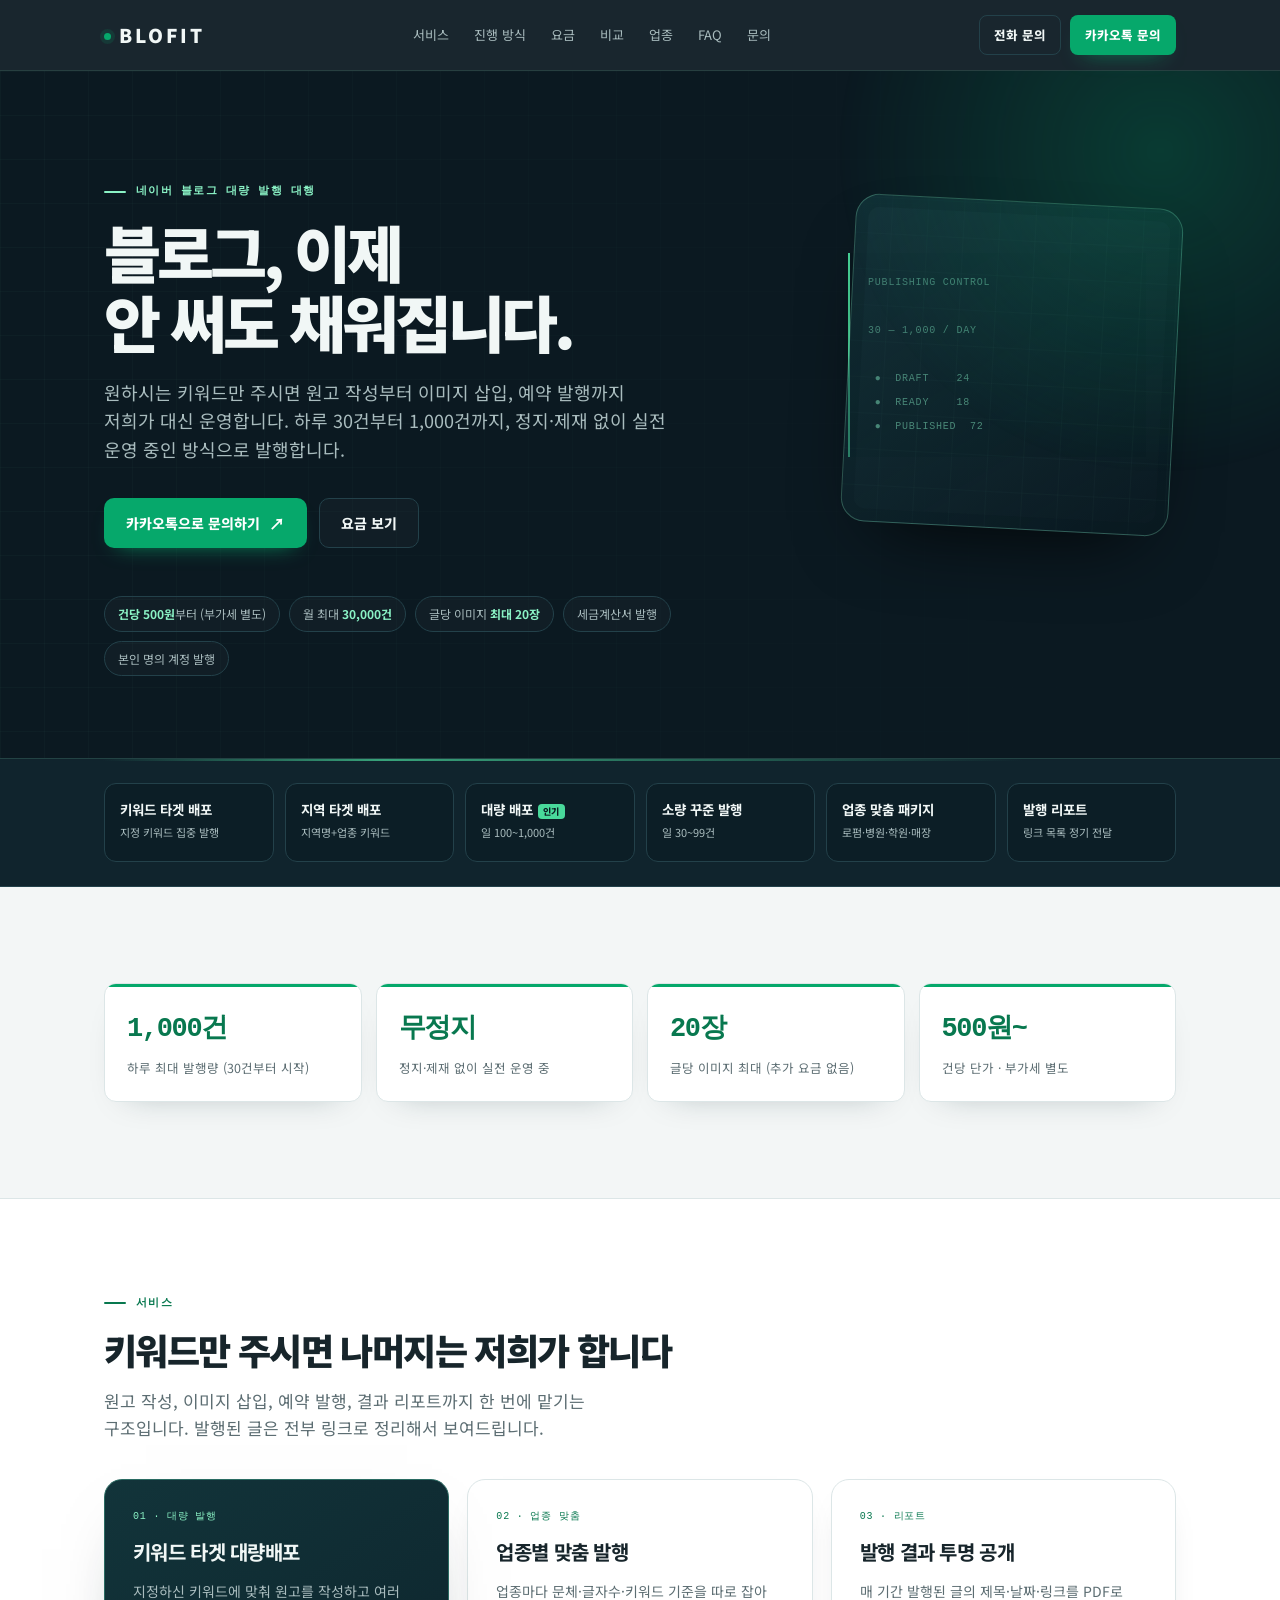
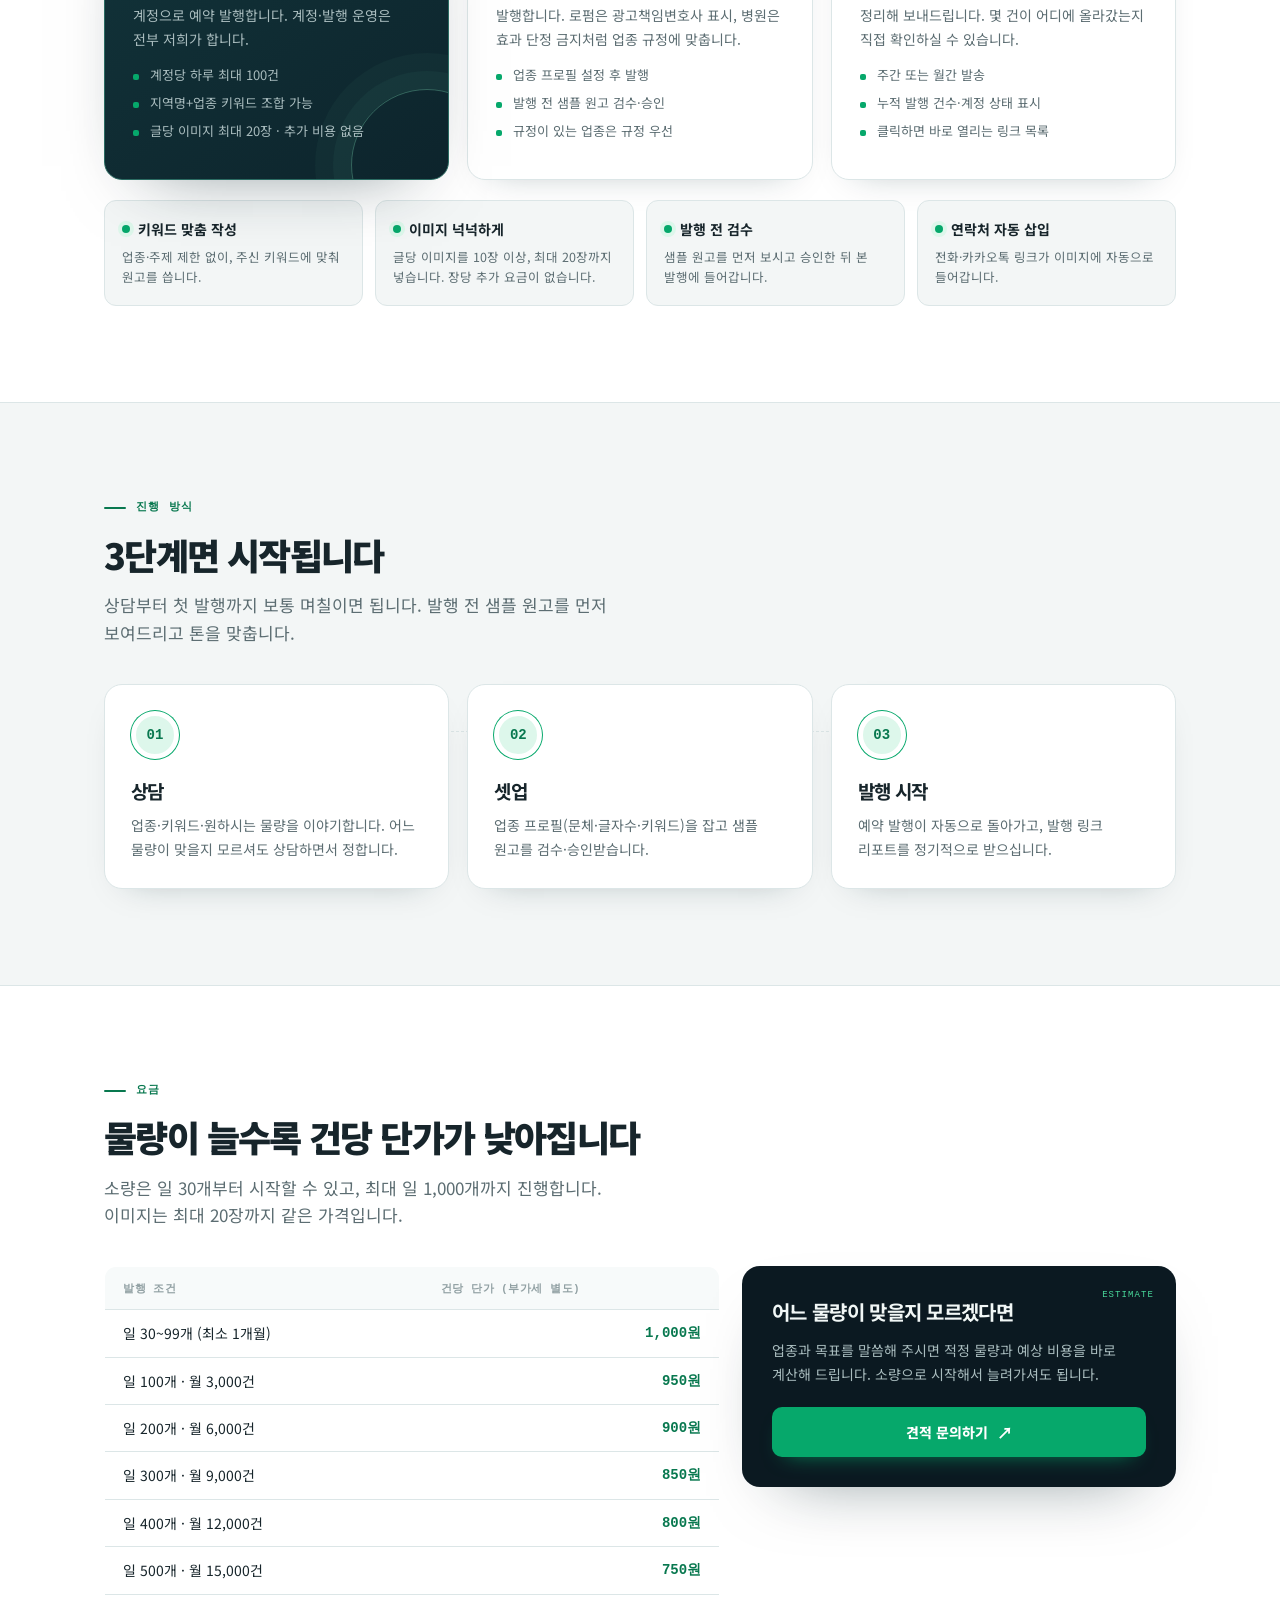
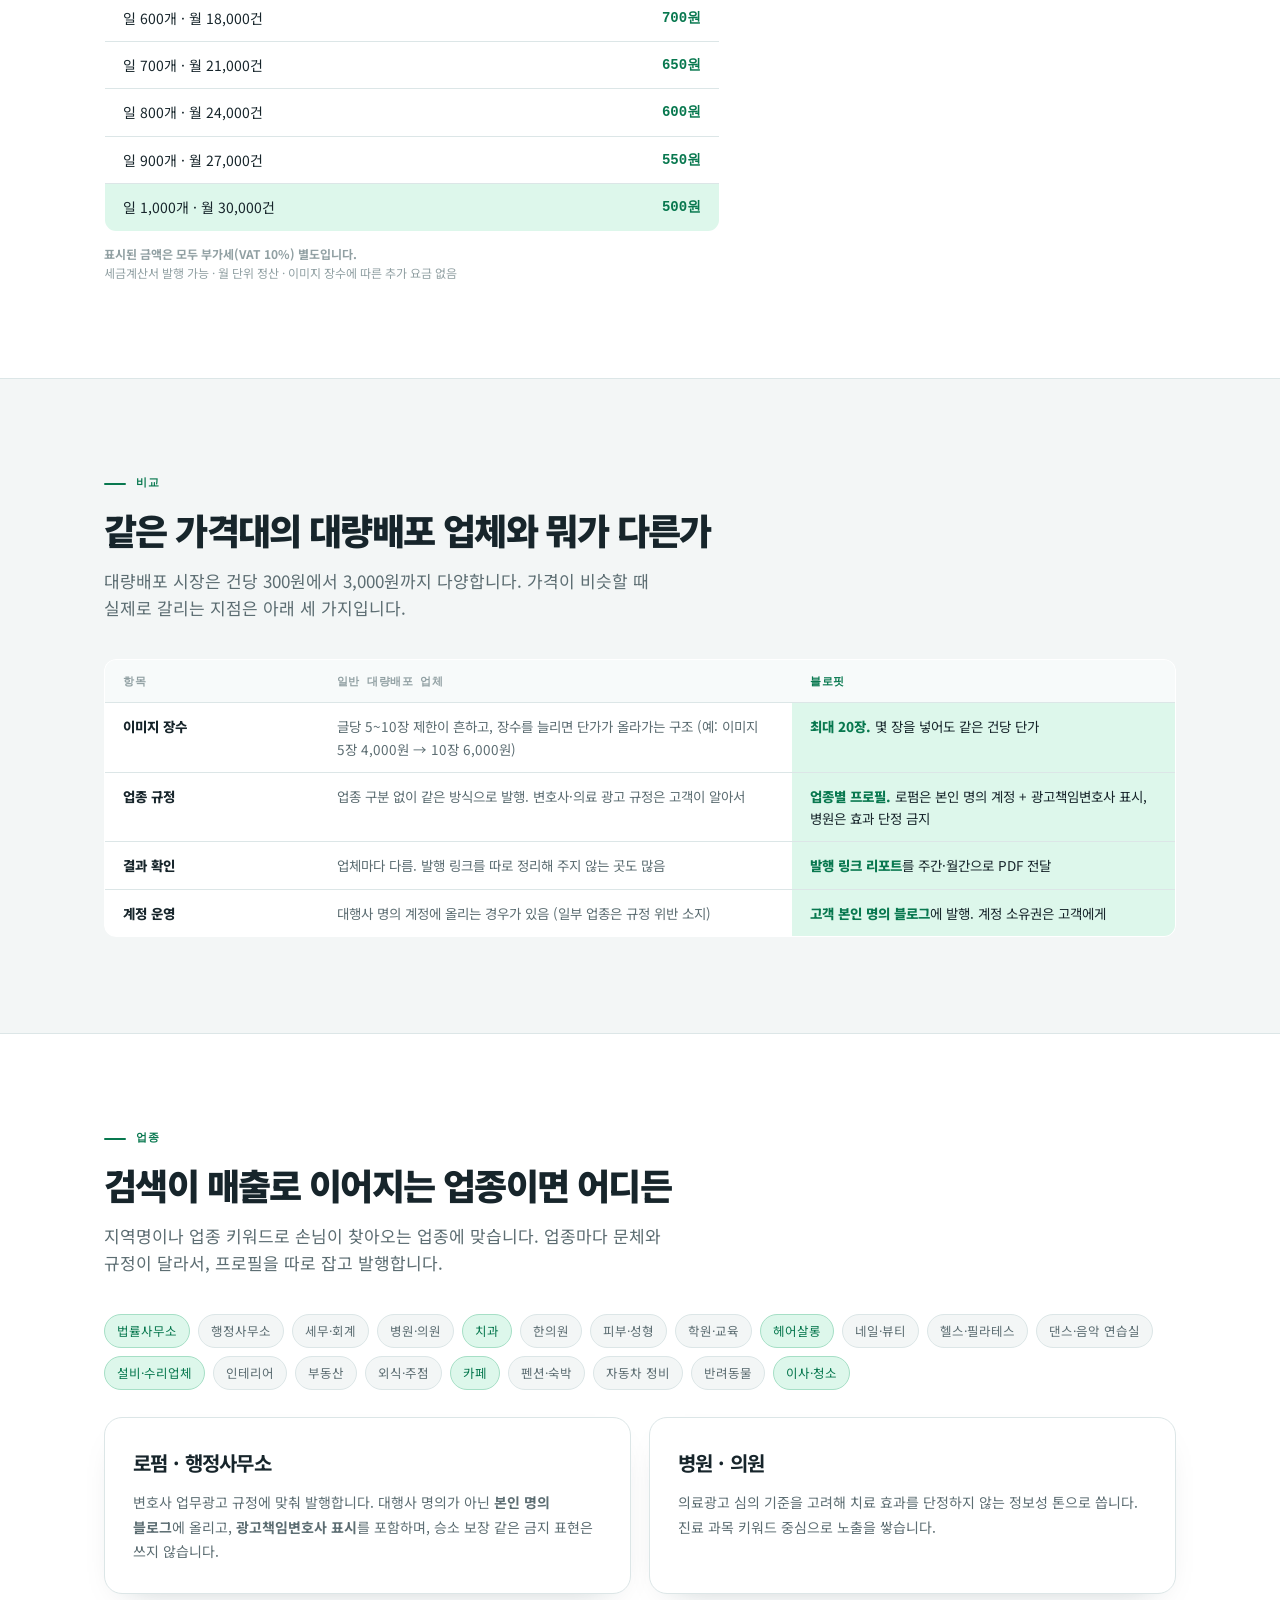
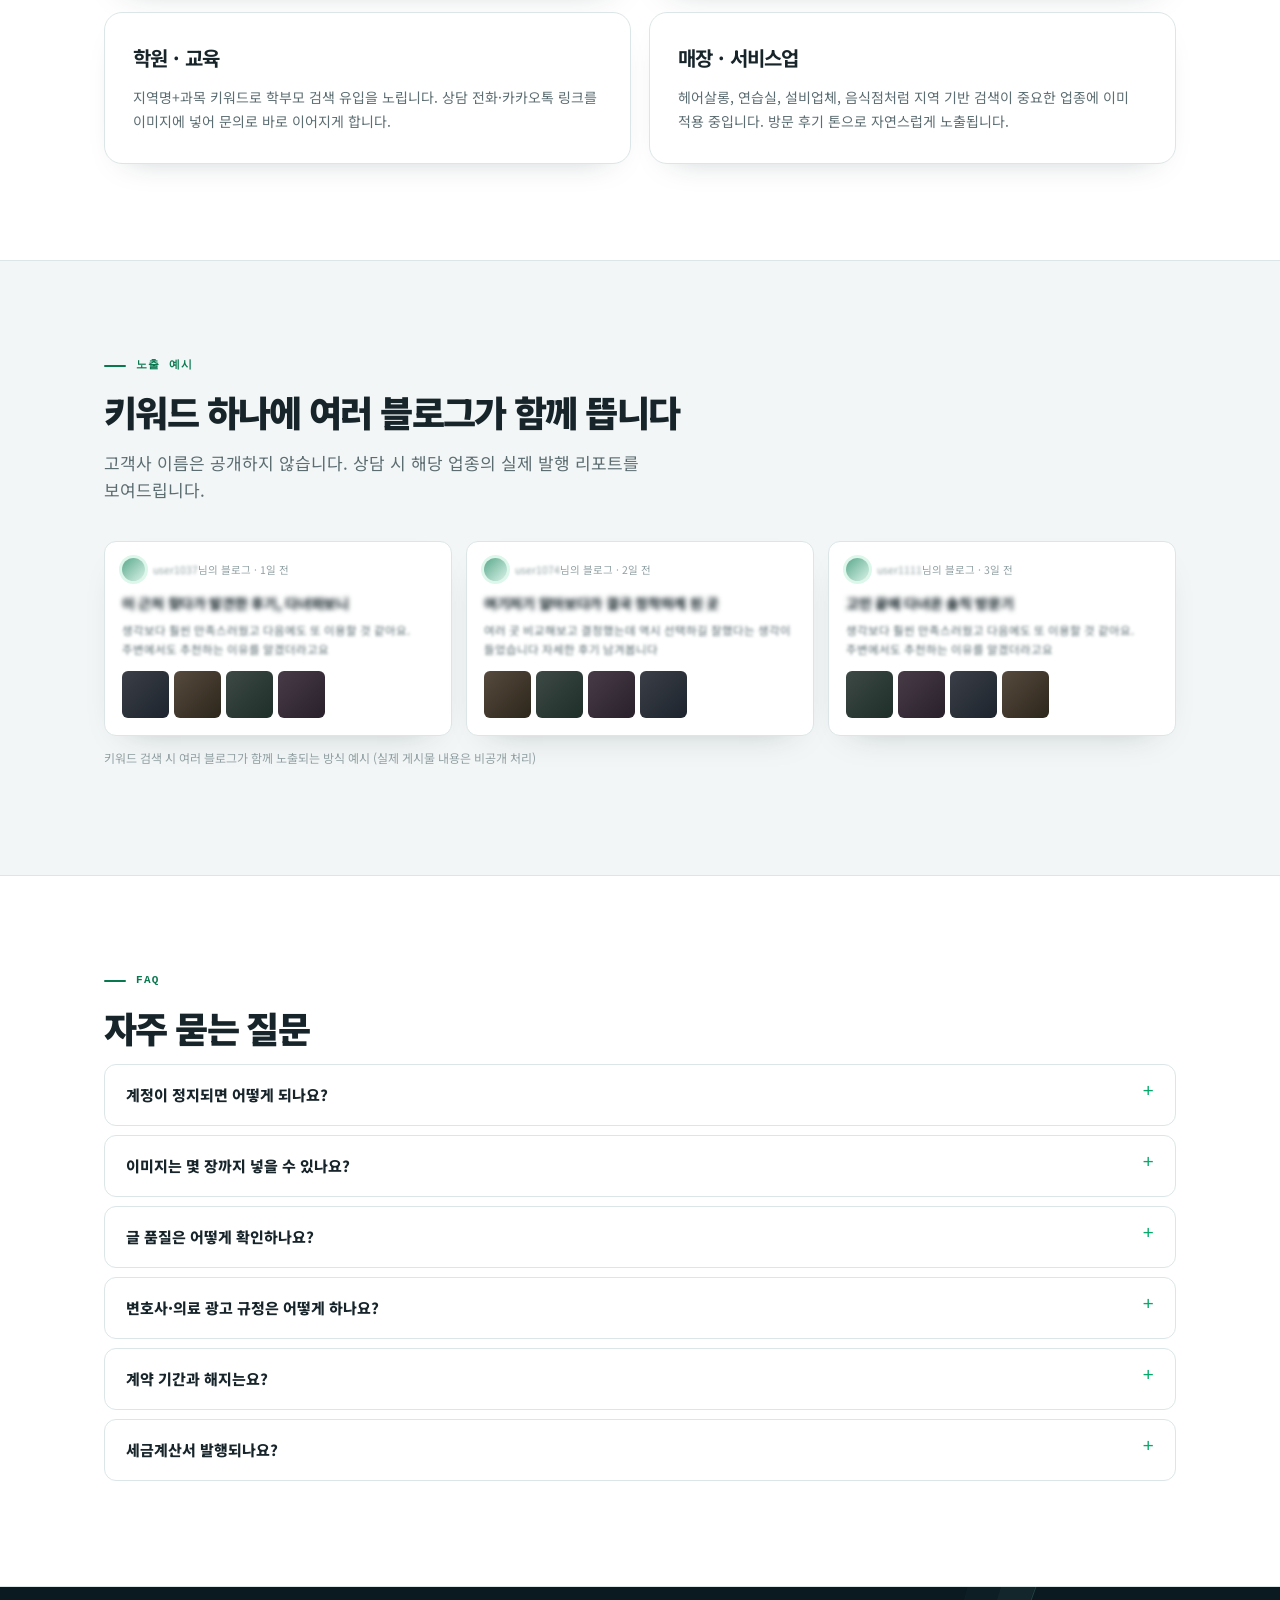
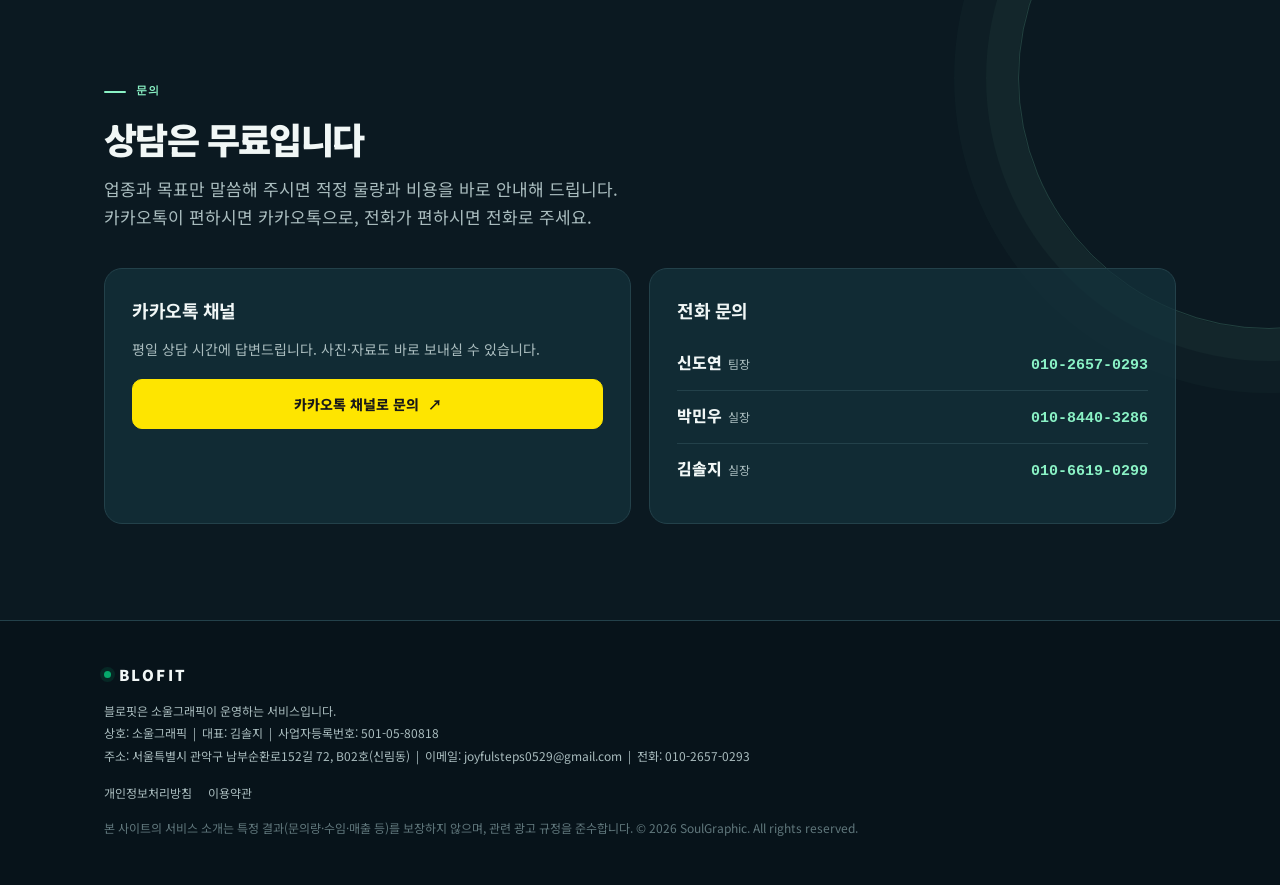
<file: index.html>
<!DOCTYPE html>
<html lang="ko">
<head>
<meta charset="UTF-8">
<meta name="viewport" content="width=device-width, initial-scale=1">
<title>블로핏 | 네이버 블로그 대량 발행 대행</title>
<meta name="description" content="키워드만 주시면 원고 작성부터 예약 발행까지. 네이버 블로그 대량배포·키워드 타겟 포스팅을 하루 30건부터 1,000건까지 정지·제재 없이 대행합니다. 건당 500원부터(부가세 별도), 글당 이미지 최대 20장, 세금계산서 발행 가능.">
<meta name="keywords" content="블로그 마케팅 대행, 블로그 대량배포, 네이버 블로그 발행 대행, 키워드 상위노출, 블로그 포스팅 대행, 로펌 블로그 마케팅, 병원 블로그 마케팅, 블로핏">
<meta name="robots" content="index,follow">
<link rel="canonical" href="https://blofit.co.kr/">
<meta name="naver-site-verification" content="[네이버 서치어드바이저에서 발급받은 코드]">
<meta property="og:type" content="website">
<meta property="og:title" content="블로핏 | 네이버 블로그 대량 발행 대행">
<meta property="og:description" content="키워드만 주시면 원고 작성부터 예약 발행까지. 하루 30건부터 1,000건까지, 정지·제재 없이 대행합니다.">
<meta property="og:url" content="https://blofit.co.kr/">
<meta property="og:locale" content="ko_KR">
<link rel="stylesheet" href="https://fonts.googleapis.com/css2?family=Noto+Sans+KR:wght@400;500;700;900&family=Noto+Serif+KR:wght@700&display=swap">
<link rel="stylesheet" href="style.css">
<script type="application/ld+json">
{
  "@context": "https://schema.org",
  "@type": "ProfessionalService",
  "name": "블로핏",
  "alternateName": "BLOFIT",
  "description": "네이버 블로그 대량 발행·키워드 타겟 포스팅 대행 서비스",
  "url": "https://blofit.co.kr/",
  "telephone": "+82-10-2657-0293",
  "email": "joyfulsteps0529@gmail.com",
  "address": { "@type": "PostalAddress", "streetAddress": "남부순환로152길 72, B02호", "addressLocality": "관악구", "addressRegion": "서울특별시", "addressCountry": "KR" },
  "areaServed": "KR",
  "parentOrganization": { "@type": "Organization", "name": "소울그래픽" },
  "serviceType": ["블로그 마케팅 대행", "블로그 대량배포", "키워드 타겟 포스팅"]
}
</script>
</head>
<body>

<!-- ===== 헤더 ===== -->
<header>
  <div class="wrap nav">
    <a href="#top" class="wordmark">BLOFIT</a>
    <nav class="nav-links">
      <a href="#service">서비스</a>
      <a href="#process">진행 방식</a>
      <a href="#pricing">요금</a>
      <a href="#compare">비교</a>
      <a href="#industry">업종</a>
      <a href="#faq">FAQ</a>
      <a href="#contact">문의</a>
    </nav>
    <div class="nav-cta">
      <a class="btn btn-ghost btn-tel" href="#contact">전화 문의</a>
      <a class="btn btn-brass" href="#contact">카카오톡 문의</a>
    </div>
  </div>
</header>

<!-- ===== 히어로 ===== -->
<section class="hero" id="top">
  <div class="wrap">
    <p class="eyebrow">네이버 블로그 대량 발행 대행</p>
    <h1>블로그, 이제<br>안 써도 채워집니다.</h1>
    <p class="lede">원하시는 키워드만 주시면 원고 작성부터 이미지 삽입, 예약 발행까지 저희가 대신 운영합니다. 하루 30건부터 1,000건까지, 정지·제재 없이 실전 운영 중인 방식으로 발행합니다.</p>
    <div class="hero-cta">
      <a class="btn btn-brass" href="#contact">카카오톡으로 문의하기</a>
      <a class="btn btn-ghost" href="#pricing">요금 보기</a>
    </div>
    <div class="chips">
      <span class="chip"><b>건당 500원</b>부터 (부가세 별도)</span>
      <span class="chip">월 최대 <b>30,000건</b></span>
      <span class="chip">글당 이미지 <b>최대 20장</b></span>
      <span class="chip">세금계산서 발행</span>
      <span class="chip">본인 명의 계정 발행</span>
    </div>
  </div>
</section>

<!-- ===== 카테고리 버튼 띠 ===== -->
<div class="catbar">
  <div class="wrap">
    <div class="cats">
      <a class="cat" href="#service"><b>키워드 타겟 배포</b><span>지정 키워드 집중 발행</span></a>
      <a class="cat" href="#service"><b>지역 타겟 배포</b><span>지역명+업종 키워드</span></a>
      <a class="cat" href="#pricing"><b>대량 배포<span class="new">인기</span></b><span>일 100~1,000건</span></a>
      <a class="cat" href="#pricing"><b>소량 꾸준 발행</b><span>일 30~99건</span></a>
      <a class="cat" href="#industry"><b>업종 맞춤 패키지</b><span>로펌·병원·학원·매장</span></a>
      <a class="cat" href="#service"><b>발행 리포트</b><span>링크 목록 정기 전달</span></a>
    </div>
  </div>
</div>

<!-- ===== 핵심 숫자 ===== -->
<section>
  <div class="wrap">
    <div class="stats">
      <div class="stat"><b>1,000건</b><span>하루 최대 발행량 (30건부터 시작)</span></div>
      <div class="stat"><b>무정지</b><span>정지·제재 없이 실전 운영 중</span></div>
      <div class="stat"><b>20장</b><span>글당 이미지 최대 (추가 요금 없음)</span></div>
      <div class="stat"><b>500원~</b><span>건당 단가 · 부가세 별도</span></div>
    </div>
  </div>
</section>

<!-- ===== 서비스 ===== -->
<section class="alt" id="service">
  <div class="wrap">
    <p class="eyebrow">서비스</p>
    <h2>키워드만 주시면 나머지는 저희가 합니다</h2>
    <p class="lede">원고 작성, 이미지 삽입, 예약 발행, 결과 리포트까지 한 번에 맡기는 구조입니다. 발행된 글은 전부 링크로 정리해서 보여드립니다.</p>
    <div class="grid-3">
      <div class="card tint">
        <span class="k">01 · 대량 발행</span>
        <h3>키워드 타겟 대량배포</h3>
        <p>지정하신 키워드에 맞춰 원고를 작성하고 여러 계정으로 예약 발행합니다. 계정·발행 운영은 전부 저희가 합니다.</p>
        <ul>
          <li>계정당 하루 최대 100건</li>
          <li>지역명+업종 키워드 조합 가능</li>
          <li>글당 이미지 최대 20장 · 추가 비용 없음</li>
        </ul>
      </div>
      <div class="card">
        <span class="k">02 · 업종 맞춤</span>
        <h3>업종별 맞춤 발행</h3>
        <p>업종마다 문체·글자수·키워드 기준을 따로 잡아 발행합니다. 로펌은 광고책임변호사 표시, 병원은 효과 단정 금지처럼 업종 규정에 맞춥니다.</p>
        <ul>
          <li>업종 프로필 설정 후 발행</li>
          <li>발행 전 샘플 원고 검수·승인</li>
          <li>규정이 있는 업종은 규정 우선</li>
        </ul>
      </div>
      <div class="card">
        <span class="k">03 · 리포트</span>
        <h3>발행 결과 투명 공개</h3>
        <p>매 기간 발행된 글의 제목·날짜·링크를 PDF로 정리해 보내드립니다. 몇 건이 어디에 올라갔는지 직접 확인하실 수 있습니다.</p>
        <ul>
          <li>주간 또는 월간 발송</li>
          <li>누적 발행 건수·계정 상태 표시</li>
          <li>클릭하면 바로 열리는 링크 목록</li>
        </ul>
      </div>
    </div>
    <div class="feature-row">
      <div class="feature"><h4>키워드 맞춤 작성</h4><p>업종·주제 제한 없이, 주신 키워드에 맞춰 원고를 씁니다.</p></div>
      <div class="feature"><h4>이미지 넉넉하게</h4><p>글당 이미지를 10장 이상, 최대 20장까지 넣습니다. 장당 추가 요금이 없습니다.</p></div>
      <div class="feature"><h4>발행 전 검수</h4><p>샘플 원고를 먼저 보시고 승인한 뒤 본 발행에 들어갑니다.</p></div>
      <div class="feature"><h4>연락처 자동 삽입</h4><p>전화·카카오톡 링크가 이미지에 자동으로 들어갑니다.</p></div>
    </div>
  </div>
</section>

<!-- ===== 진행 방식 ===== -->
<section id="process">
  <div class="wrap">
    <p class="eyebrow">진행 방식</p>
    <h2>3단계면 시작됩니다</h2>
    <p class="lede">상담부터 첫 발행까지 보통 며칠이면 됩니다. 발행 전 샘플 원고를 먼저 보여드리고 톤을 맞춥니다.</p>
    <div class="steps">
      <div class="step"><div class="n">01</div><h3>상담</h3><p>업종·키워드·원하시는 물량을 이야기합니다. 어느 물량이 맞을지 모르셔도 상담하면서 정합니다.</p></div>
      <div class="step"><div class="n">02</div><h3>셋업</h3><p>업종 프로필(문체·글자수·키워드)을 잡고 샘플 원고를 검수·승인받습니다.</p></div>
      <div class="step"><div class="n">03</div><h3>발행 시작</h3><p>예약 발행이 자동으로 돌아가고, 발행 링크 리포트를 정기적으로 받으십니다.</p></div>
    </div>
  </div>
</section>

<!-- ===== 요금 ===== -->
<section class="alt" id="pricing">
  <div class="wrap">
    <p class="eyebrow">요금</p>
    <h2>물량이 늘수록 건당 단가가 낮아집니다</h2>
    <p class="lede">소량은 일 30개부터 시작할 수 있고, 최대 일 1,000개까지 진행합니다. 이미지는 최대 20장까지 같은 가격입니다.</p>
    <div class="price-wrap">
      <div class="table-wrap">
        <table class="price-table">
          <thead><tr><th>발행 조건</th><th>건당 단가 (부가세 별도)</th></tr></thead>
          <tbody>
            <tr><td>일 30~99개 (최소 1개월)</td><td>1,000원</td></tr>
            <tr><td>일 100개 · 월 3,000건</td><td>950원</td></tr>
            <tr><td>일 200개 · 월 6,000건</td><td>900원</td></tr>
            <tr><td>일 300개 · 월 9,000건</td><td>850원</td></tr>
            <tr><td>일 400개 · 월 12,000건</td><td>800원</td></tr>
            <tr><td>일 500개 · 월 15,000건</td><td>750원</td></tr>
            <tr><td>일 600개 · 월 18,000건</td><td>700원</td></tr>
            <tr><td>일 700개 · 월 21,000건</td><td>650원</td></tr>
            <tr><td>일 800개 · 월 24,000건</td><td>600원</td></tr>
            <tr><td>일 900개 · 월 27,000건</td><td>550원</td></tr>
            <tr class="hl"><td>일 1,000개 · 월 30,000건</td><td>500원</td></tr>
          </tbody>
        </table>
        <p class="price-note"><b>표시된 금액은 모두 부가세(VAT 10%) 별도입니다.</b><br>세금계산서 발행 가능 · 월 단위 정산 · 이미지 장수에 따른 추가 요금 없음</p>
      </div>
      <div class="side-card">
        <h3>어느 물량이 맞을지 모르겠다면</h3>
        <p>업종과 목표를 말씀해 주시면 적정 물량과 예상 비용을 바로 계산해 드립니다. 소량으로 시작해서 늘려가셔도 됩니다.</p>
        <a class="btn btn-brass" href="#contact">견적 문의하기</a>
      </div>
    </div>
  </div>
</section>

<!-- ===== 타사 비교 ===== -->
<section id="compare">
  <div class="wrap">
    <p class="eyebrow">비교</p>
    <h2>같은 가격대의 대량배포 업체와 뭐가 다른가</h2>
    <p class="lede">대량배포 시장은 건당 300원에서 3,000원까지 다양합니다. 가격이 비슷할 때 실제로 갈리는 지점은 아래 세 가지입니다.</p>
    <div class="table-wrap">
      <table class="compare">
        <thead><tr><th>항목</th><th>일반 대량배포 업체</th><th>블로핏</th></tr></thead>
        <tbody>
          <tr>
            <td>이미지 장수</td>
            <td>글당 5~10장 제한이 흔하고, 장수를 늘리면 단가가 올라가는 구조 (예: 이미지 5장 4,000원 → 10장 6,000원)</td>
            <td><span class="ok">최대 20장.</span> 몇 장을 넣어도 같은 건당 단가</td>
          </tr>
          <tr>
            <td>업종 규정</td>
            <td>업종 구분 없이 같은 방식으로 발행. 변호사·의료 광고 규정은 고객이 알아서</td>
            <td><span class="ok">업종별 프로필.</span> 로펌은 본인 명의 계정 + 광고책임변호사 표시, 병원은 효과 단정 금지</td>
          </tr>
          <tr>
            <td>결과 확인</td>
            <td>업체마다 다름. 발행 링크를 따로 정리해 주지 않는 곳도 많음</td>
            <td><span class="ok">발행 링크 리포트</span>를 주간·월간으로 PDF 전달</td>
          </tr>
          <tr>
            <td>계정 운영</td>
            <td>대행사 명의 계정에 올리는 경우가 있음 (일부 업종은 규정 위반 소지)</td>
            <td><span class="ok">고객 본인 명의 블로그</span>에 발행. 계정 소유권은 고객에게</td>
          </tr>
        </tbody>
      </table>
    </div>
  </div>
</section>

<!-- ===== 업종 ===== -->
<section class="alt" id="industry">
  <div class="wrap">
    <p class="eyebrow">업종</p>
    <h2>검색이 매출로 이어지는 업종이면 어디든</h2>
    <p class="lede">지역명이나 업종 키워드로 손님이 찾아오는 업종에 맞습니다. 업종마다 문체와 규정이 달라서, 프로필을 따로 잡고 발행합니다.</p>
    <div class="industry-chips">
      <span class="chip">법률사무소</span><span class="chip">행정사무소</span><span class="chip">세무·회계</span>
      <span class="chip">병원·의원</span><span class="chip">치과</span><span class="chip">한의원</span><span class="chip">피부·성형</span>
      <span class="chip">학원·교육</span><span class="chip">헤어살롱</span><span class="chip">네일·뷰티</span><span class="chip">헬스·필라테스</span>
      <span class="chip">댄스·음악 연습실</span><span class="chip">설비·수리업체</span><span class="chip">인테리어</span><span class="chip">부동산</span>
      <span class="chip">외식·주점</span><span class="chip">카페</span><span class="chip">펜션·숙박</span><span class="chip">자동차 정비</span>
      <span class="chip">반려동물</span><span class="chip">이사·청소</span>
    </div>
    <div class="grid-2">
      <div class="card">
        <h3>로펌 · 행정사무소</h3>
        <p>변호사 업무광고 규정에 맞춰 발행합니다. 대행사 명의가 아닌 <b>본인 명의 블로그</b>에 올리고, <b>광고책임변호사 표시</b>를 포함하며, 승소 보장 같은 금지 표현은 쓰지 않습니다.</p>
      </div>
      <div class="card">
        <h3>병원 · 의원</h3>
        <p>의료광고 심의 기준을 고려해 치료 효과를 단정하지 않는 정보성 톤으로 씁니다. 진료 과목 키워드 중심으로 노출을 쌓습니다.</p>
      </div>
      <div class="card">
        <h3>학원 · 교육</h3>
        <p>지역명+과목 키워드로 학부모 검색 유입을 노립니다. 상담 전화·카카오톡 링크를 이미지에 넣어 문의로 바로 이어지게 합니다.</p>
      </div>
      <div class="card">
        <h3>매장 · 서비스업</h3>
        <p>헤어살롱, 연습실, 설비업체, 음식점처럼 지역 기반 검색이 중요한 업종에 이미 적용 중입니다. 방문 후기 톤으로 자연스럽게 노출됩니다.</p>
      </div>
    </div>
  </div>
</section>

<!-- ===== 노출 예시 ===== -->
<section id="proof">
  <div class="wrap">
    <p class="eyebrow">노출 예시</p>
    <h2>키워드 하나에 여러 블로그가 함께 뜹니다</h2>
    <p class="lede">고객사 이름은 공개하지 않습니다. 상담 시 해당 업종의 실제 발행 리포트를 보여드립니다.</p>
    <div class="proof-grid">
      <div class="blogcard"><div class="bc-head"><div class="bc-avatar"></div><div class="bc-who"><span class="blur-sm">user1037</span>님의 블로그 · 1일 전</div></div><div class="bc-title blur-md">이 근처 찾다가 발견한 후기, 다녀와보니</div><div class="bc-body blur-sm">생각보다 훨씬 만족스러웠고 다음에도 또 이용할 것 같아요. 주변에서도 추천하는 이유를 알겠더라고요</div><div class="bc-thumbs"><div class="thumb" style="background:linear-gradient(135deg,#3a3f4a,#1c2430)"></div><div class="thumb" style="background:linear-gradient(135deg,#5a4a3a,#2e2617)"></div><div class="thumb" style="background:linear-gradient(135deg,#3a4a44,#1b2f27)"></div><div class="thumb" style="background:linear-gradient(135deg,#4a3a4a,#2a1f2e)"></div></div></div>
      <div class="blogcard"><div class="bc-head"><div class="bc-avatar"></div><div class="bc-who"><span class="blur-sm">user1074</span>님의 블로그 · 2일 전</div></div><div class="bc-title blur-md">여기저기 알아보다가 결국 정착하게 된 곳</div><div class="bc-body blur-sm">여러 곳 비교해보고 결정했는데 역시 선택하길 잘했다는 생각이 들었습니다 자세한 후기 남겨봅니다</div><div class="bc-thumbs"><div class="thumb" style="background:linear-gradient(135deg,#5a4a3a,#2e2617)"></div><div class="thumb" style="background:linear-gradient(135deg,#3a4a44,#1b2f27)"></div><div class="thumb" style="background:linear-gradient(135deg,#4a3a4a,#2a1f2e)"></div><div class="thumb" style="background:linear-gradient(135deg,#3a3f4a,#1c2430)"></div></div></div>
      <div class="blogcard"><div class="bc-head"><div class="bc-avatar"></div><div class="bc-who"><span class="blur-sm">user1111</span>님의 블로그 · 3일 전</div></div><div class="bc-title blur-md">고민 끝에 다녀온 솔직 방문기</div><div class="bc-body blur-sm">생각보다 훨씬 만족스러웠고 다음에도 또 이용할 것 같아요. 주변에서도 추천하는 이유를 알겠더라고요</div><div class="bc-thumbs"><div class="thumb" style="background:linear-gradient(135deg,#3a4a44,#1b2f27)"></div><div class="thumb" style="background:linear-gradient(135deg,#4a3a4a,#2a1f2e)"></div><div class="thumb" style="background:linear-gradient(135deg,#3a3f4a,#1c2430)"></div><div class="thumb" style="background:linear-gradient(135deg,#5a4a3a,#2e2617)"></div></div></div>
    </div>
    <p class="proof-caption">키워드 검색 시 여러 블로그가 함께 노출되는 방식 예시 (실제 게시물 내용은 비공개 처리)</p>
  </div>
</section>

<!-- ===== FAQ ===== -->
<section class="alt" id="faq">
  <div class="wrap">
    <p class="eyebrow">FAQ</p>
    <h2>자주 묻는 질문</h2>
    <details><summary>계정이 정지되면 어떻게 되나요?</summary><p>계정당 하루 최대 100건 기준으로 정지·제재 없이 실전 운영 중인 방식으로 발행합니다. 발행 간격과 방식은 임의로 바꾸지 않고, 바꿀 일이 있으면 먼저 알려드립니다.</p></details>
    <details><summary>이미지는 몇 장까지 넣을 수 있나요?</summary><p>글당 최대 20장까지 넣을 수 있고, 몇 장을 넣어도 건당 단가는 같습니다. 보통 10장 안팎이면 충분히 풍성하고, 더 필요하면 20장까지 가능합니다.</p></details>
    <details><summary>글 품질은 어떻게 확인하나요?</summary><p>본 발행 전에 샘플 원고를 먼저 보내드립니다. 문체·글자수·키워드 기준을 함께 잡은 뒤 승인하시면 그 기준으로 발행합니다.</p></details>
    <details><summary>변호사·의료 광고 규정은 어떻게 하나요?</summary><p>로펌은 본인 명의 계정 발행과 광고책임변호사 표시를 기본으로 합니다. 병원은 치료 효과 단정 표현을 쓰지 않습니다. 발행된 글의 최종 검수 권한은 고객사에 있습니다.</p></details>
    <details><summary>계약 기간과 해지는요?</summary><p>계약서에 기간을 명시하고, 만료 전 서면 통보가 없으면 같은 조건으로 연장됩니다. 중간 해지는 사전 서면 통보로 가능합니다.</p></details>
    <details><summary>세금계산서 발행되나요?</summary><p>네. 사업자 명의로 세금계산서를 발행하며, 월 단위로 전월 발행분을 정산합니다. 홈페이지의 금액은 모두 부가세 별도이며, 청구 시 부가세 10%가 더해집니다. 예를 들어 일 30개씩 한 달(900건 × 1,000원)이면 90만 원 + 부가세 9만 원입니다.</p></details>
  </div>
</section>

<!-- ===== 문의 ===== -->
<section class="contact" id="contact">
  <div class="wrap">
    <p class="eyebrow">문의</p>
    <h2>상담은 무료입니다</h2>
    <p class="lede">업종과 목표만 말씀해 주시면 적정 물량과 비용을 바로 안내해 드립니다. 카카오톡이 편하시면 카카오톡으로, 전화가 편하시면 전화로 주세요.</p>
    <div class="contact-grid">
      <div class="contact-box">
        <h3>카카오톡 채널</h3>
        <p class="desc">평일 상담 시간에 답변드립니다. 사진·자료도 바로 보내실 수 있습니다.</p>
        <!-- 카카오톡 채널 개설 후 아래 href를 채널 주소(https://pf.kakao.com/_XXXXX)로 교체 -->
        <a class="btn kakao-btn" href="[카카오톡 채널 주소]">카카오톡 채널로 문의</a>
      </div>
      <div class="contact-box">
        <h3>전화 문의</h3>
        <div class="person"><div class="nm">신도연<span>팀장</span></div><a href="tel:010-2657-0293">010-2657-0293</a></div>
        <div class="person"><div class="nm">박민우<span>실장</span></div><a href="tel:010-8440-3286">010-8440-3286</a></div>
        <div class="person"><div class="nm">김솔지<span>실장</span></div><a href="tel:010-6619-0299">010-6619-0299</a></div>
      </div>
    </div>
  </div>
</section>

<!-- ===== 푸터 ===== -->
<footer>
  <div class="wrap">
    <span class="wordmark">BLOFIT</span>
    <div class="biz">
      블로핏은 소울그래픽이 운영하는 서비스입니다.<br>
      상호: 소울그래픽 &nbsp;|&nbsp; 대표: 김솔지 &nbsp;|&nbsp; 사업자등록번호: 501-05-80818<br>
      주소: 서울특별시 관악구 남부순환로152길 72, B02호(신림동) &nbsp;|&nbsp; 이메일: <a href="mailto:joyfulsteps0529@gmail.com">joyfulsteps0529@gmail.com</a> &nbsp;|&nbsp; 전화: 010-2657-0293
    </div>
    <div class="links"><a href="privacy.html">개인정보처리방침</a><a href="terms.html">이용약관</a></div>
    <p class="fine">본 사이트의 서비스 소개는 특정 결과(문의량·수임·매출 등)를 보장하지 않으며, 관련 광고 규정을 준수합니다. © 2026 SoulGraphic. All rights reserved.</p>
  </div>
</footer>

</body>
</html>
</file>
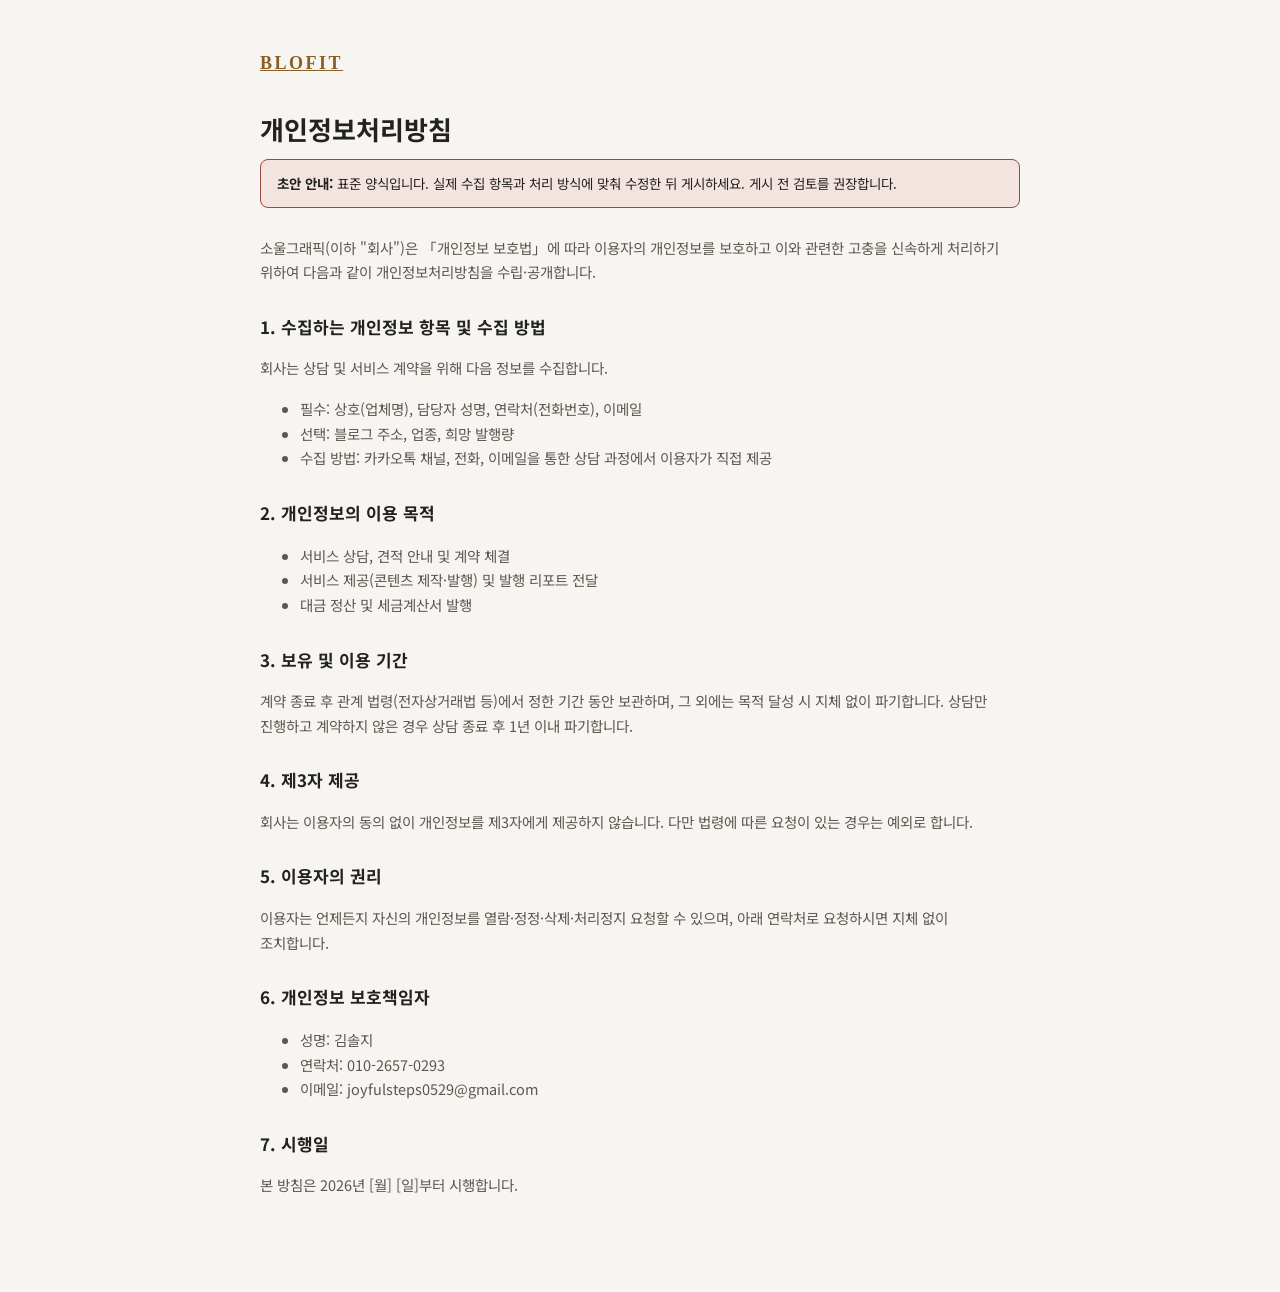
<file: privacy.html>
<!DOCTYPE html>
<html lang="ko">
<head>
<meta charset="UTF-8">
<meta name="viewport" content="width=device-width, initial-scale=1">
<title>개인정보처리방침 | 블로핏</title>
<meta name="robots" content="noindex,follow">
<link rel="stylesheet" href="https://fonts.googleapis.com/css2?family=Noto+Sans+KR:wght@400;700&display=swap">
<style>
  body{margin:0;background:#F6F5F1;color:#232220;font-family:"Noto Sans KR","Malgun Gothic",system-ui,sans-serif;line-height:1.7;word-break:keep-all;}
  .wrap{max-width:760px;margin:0 auto;padding:48px 24px 80px;}
  a{color:#8B5E24;}
  .wordmark{font-family:Georgia,serif;font-weight:700;letter-spacing:.14em;font-size:18px;display:inline-block;margin-bottom:28px;}
  h1{font-size:26px;margin:0 0 8px;}
  .note{background:#F3E4DF;border:1px solid #9A4A3A;color:#232220;border-radius:8px;padding:12px 16px;font-size:13.5px;margin:0 0 28px;}
  h2{font-size:17px;margin:28px 0 8px;}
  p,li{font-size:14.5px;color:#5B584F;}
</style>
</head>
<body>
<div class="wrap">
  <a class="wordmark" href="index.html">BLOFIT</a>
  <h1>개인정보처리방침</h1>
  <p class="note"><b>초안 안내:</b> 표준 양식입니다. 실제 수집 항목과 처리 방식에 맞춰 수정한 뒤 게시하세요. 게시 전 검토를 권장합니다.</p>

  <p>소울그래픽(이하 "회사")은 「개인정보 보호법」에 따라 이용자의 개인정보를 보호하고 이와 관련한 고충을 신속하게 처리하기 위하여 다음과 같이 개인정보처리방침을 수립·공개합니다.</p>

  <h2>1. 수집하는 개인정보 항목 및 수집 방법</h2>
  <p>회사는 상담 및 서비스 계약을 위해 다음 정보를 수집합니다.</p>
  <ul>
    <li>필수: 상호(업체명), 담당자 성명, 연락처(전화번호), 이메일</li>
    <li>선택: 블로그 주소, 업종, 희망 발행량</li>
    <li>수집 방법: 카카오톡 채널, 전화, 이메일을 통한 상담 과정에서 이용자가 직접 제공</li>
  </ul>

  <h2>2. 개인정보의 이용 목적</h2>
  <ul>
    <li>서비스 상담, 견적 안내 및 계약 체결</li>
    <li>서비스 제공(콘텐츠 제작·발행) 및 발행 리포트 전달</li>
    <li>대금 정산 및 세금계산서 발행</li>
  </ul>

  <h2>3. 보유 및 이용 기간</h2>
  <p>계약 종료 후 관계 법령(전자상거래법 등)에서 정한 기간 동안 보관하며, 그 외에는 목적 달성 시 지체 없이 파기합니다. 상담만 진행하고 계약하지 않은 경우 상담 종료 후 1년 이내 파기합니다.</p>

  <h2>4. 제3자 제공</h2>
  <p>회사는 이용자의 동의 없이 개인정보를 제3자에게 제공하지 않습니다. 다만 법령에 따른 요청이 있는 경우는 예외로 합니다.</p>

  <h2>5. 이용자의 권리</h2>
  <p>이용자는 언제든지 자신의 개인정보를 열람·정정·삭제·처리정지 요청할 수 있으며, 아래 연락처로 요청하시면 지체 없이 조치합니다.</p>

  <h2>6. 개인정보 보호책임자</h2>
  <ul>
    <li>성명: 김솔지</li>
    <li>연락처: 010-2657-0293</li>
    <li>이메일: joyfulsteps0529@gmail.com</li>
  </ul>

  <h2>7. 시행일</h2>
  <p>본 방침은 2026년 [월] [일]부터 시행합니다.</p>
</div>
</body>
</html>
</file>
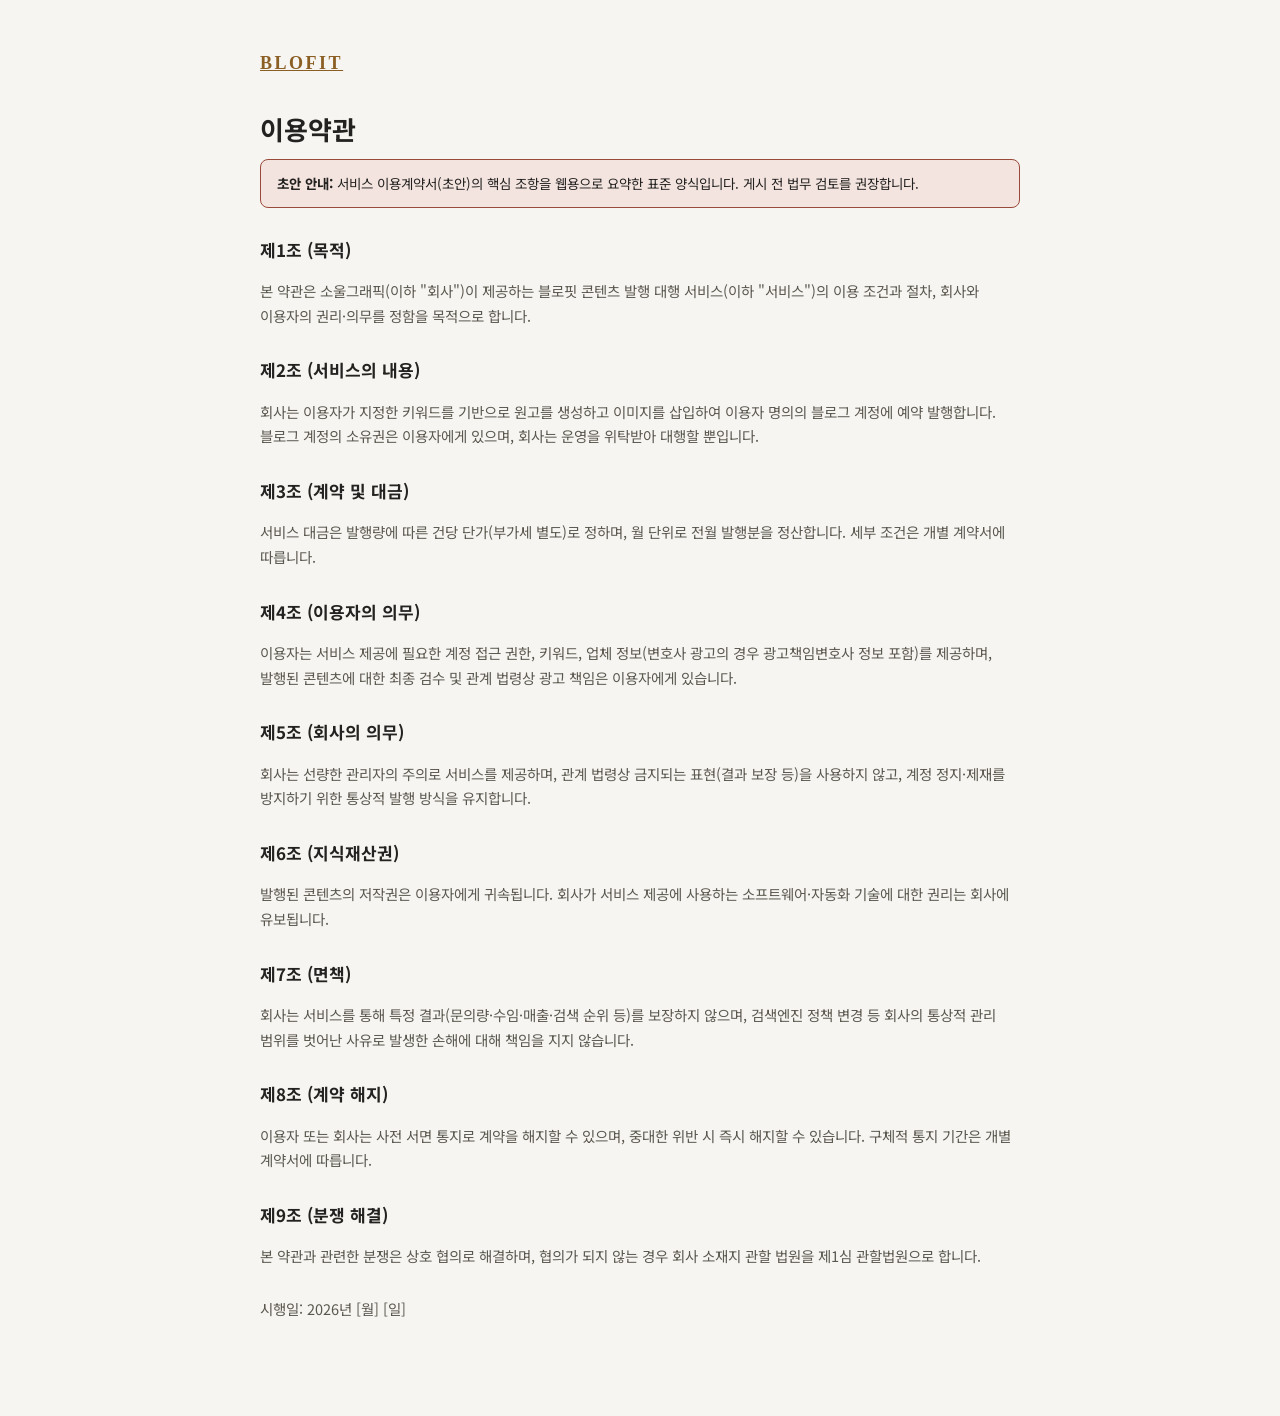
<file: terms.html>
<!DOCTYPE html>
<html lang="ko">
<head>
<meta charset="UTF-8">
<meta name="viewport" content="width=device-width, initial-scale=1">
<title>이용약관 | 블로핏</title>
<meta name="robots" content="noindex,follow">
<link rel="stylesheet" href="https://fonts.googleapis.com/css2?family=Noto+Sans+KR:wght@400;700&display=swap">
<style>
  body{margin:0;background:#F6F5F1;color:#232220;font-family:"Noto Sans KR","Malgun Gothic",system-ui,sans-serif;line-height:1.7;word-break:keep-all;}
  .wrap{max-width:760px;margin:0 auto;padding:48px 24px 80px;}
  a{color:#8B5E24;}
  .wordmark{font-family:Georgia,serif;font-weight:700;letter-spacing:.14em;font-size:18px;display:inline-block;margin-bottom:28px;}
  h1{font-size:26px;margin:0 0 8px;}
  .note{background:#F3E4DF;border:1px solid #9A4A3A;color:#232220;border-radius:8px;padding:12px 16px;font-size:13.5px;margin:0 0 28px;}
  h2{font-size:17px;margin:28px 0 8px;}
  p,li{font-size:14.5px;color:#5B584F;}
</style>
</head>
<body>
<div class="wrap">
  <a class="wordmark" href="index.html">BLOFIT</a>
  <h1>이용약관</h1>
  <p class="note"><b>초안 안내:</b> 서비스 이용계약서(초안)의 핵심 조항을 웹용으로 요약한 표준 양식입니다. 게시 전 법무 검토를 권장합니다.</p>

  <h2>제1조 (목적)</h2>
  <p>본 약관은 소울그래픽(이하 "회사")이 제공하는 블로핏 콘텐츠 발행 대행 서비스(이하 "서비스")의 이용 조건과 절차, 회사와 이용자의 권리·의무를 정함을 목적으로 합니다.</p>

  <h2>제2조 (서비스의 내용)</h2>
  <p>회사는 이용자가 지정한 키워드를 기반으로 원고를 생성하고 이미지를 삽입하여 이용자 명의의 블로그 계정에 예약 발행합니다. 블로그 계정의 소유권은 이용자에게 있으며, 회사는 운영을 위탁받아 대행할 뿐입니다.</p>

  <h2>제3조 (계약 및 대금)</h2>
  <p>서비스 대금은 발행량에 따른 건당 단가(부가세 별도)로 정하며, 월 단위로 전월 발행분을 정산합니다. 세부 조건은 개별 계약서에 따릅니다.</p>

  <h2>제4조 (이용자의 의무)</h2>
  <p>이용자는 서비스 제공에 필요한 계정 접근 권한, 키워드, 업체 정보(변호사 광고의 경우 광고책임변호사 정보 포함)를 제공하며, 발행된 콘텐츠에 대한 최종 검수 및 관계 법령상 광고 책임은 이용자에게 있습니다.</p>

  <h2>제5조 (회사의 의무)</h2>
  <p>회사는 선량한 관리자의 주의로 서비스를 제공하며, 관계 법령상 금지되는 표현(결과 보장 등)을 사용하지 않고, 계정 정지·제재를 방지하기 위한 통상적 발행 방식을 유지합니다.</p>

  <h2>제6조 (지식재산권)</h2>
  <p>발행된 콘텐츠의 저작권은 이용자에게 귀속됩니다. 회사가 서비스 제공에 사용하는 소프트웨어·자동화 기술에 대한 권리는 회사에 유보됩니다.</p>

  <h2>제7조 (면책)</h2>
  <p>회사는 서비스를 통해 특정 결과(문의량·수임·매출·검색 순위 등)를 보장하지 않으며, 검색엔진 정책 변경 등 회사의 통상적 관리 범위를 벗어난 사유로 발생한 손해에 대해 책임을 지지 않습니다.</p>

  <h2>제8조 (계약 해지)</h2>
  <p>이용자 또는 회사는 사전 서면 통지로 계약을 해지할 수 있으며, 중대한 위반 시 즉시 해지할 수 있습니다. 구체적 통지 기간은 개별 계약서에 따릅니다.</p>

  <h2>제9조 (분쟁 해결)</h2>
  <p>본 약관과 관련한 분쟁은 상호 협의로 해결하며, 협의가 되지 않는 경우 회사 소재지 관할 법원을 제1심 관할법원으로 합니다.</p>

  <p style="margin-top:28px;">시행일: 2026년 [월] [일]</p>
</div>
</body>
</html>
</file>
<file: style.css>
/* =====================================================================
   블로핏 홈페이지 스타일시트
   ---------------------------------------------------------------------
   Design direction: publishing control room
   - bright, calm surface + deep navy operation layer
   - green signal color for volume, status and CTA
   - HTML structure, ids and class names are intentionally unchanged
   ===================================================================== */

/* ---------- 1. 디자인 토큰 ---------- */
:root{
  /* 밝은 영역 */
  --paper:#F3F6F6;
  --paper-raised:#FFFFFF;
  --ink:#17252B;
  --ink-soft:#5C6D72;
  --ink-faint:#91A0A3;
  --line:#DCE6E7;

  /* 포인트 색: 발행 상태·버튼·강조 */
  --brass:#06A86B;
  --brass-strong:#08784F;
  --brass-tint:#DDF7EB;

  /* 어두운 영역: 헤더·히어로·문의·푸터 */
  --night:#0B1921;
  --night-raised:#102832;
  --night-ink:#F1F7F6;
  --night-soft:#A9BCBE;
  --night-line:#23414A;
  --night-brass:#49D99B;
  --night-brass-strong:#8AF2C5;

  /* 기타 */
  --good:#08784F;
  --good-tint:#DDF7EB;
  --shadow:0 14px 34px -24px rgba(12,42,48,.34);
  --shadow-lg:0 28px 70px -42px rgba(4,31,39,.55);

  /* 글꼴 */
  --font-body:"Noto Sans KR","Malgun Gothic","Apple SD Gothic Neo",system-ui,sans-serif;
  --font-logo:var(--font-body);
  --font-mono:"SF Mono","Cascadia Mono",Consolas,monospace;

  /* 크기·간격 */
  --radius:18px;
  --radius-sm:12px;
  --section-pad:96px;
  --wrap-max:1120px;
}

/* ---------- 2. 기본 ---------- */
*{box-sizing:border-box;}
html{scroll-behavior:smooth; overflow-x:hidden;}
body{
  margin:0;
  background:var(--paper);
  color:var(--ink);
  overflow-x:hidden;
  font-family:var(--font-body);
  line-height:1.6;
  -webkit-font-smoothing:antialiased;
  word-break:keep-all;
  overflow-wrap:break-word;
}
a{color:inherit; text-decoration:none;}
img{max-width:100%;}
:focus-visible{outline:3px solid var(--night-brass); outline-offset:3px;}
.wrap{max-width:var(--wrap-max); margin:0 auto; padding:0 24px;}
.wordmark{position:relative; font-family:var(--font-logo); font-weight:900; letter-spacing:.16em; font-size:19px;}
.wordmark::before{content:""; display:inline-block; width:7px; height:7px; margin:0 8px 3px 0; border-radius:50%; background:var(--brass); box-shadow:0 0 0 4px rgba(6,168,107,.14);}
.btn{display:inline-flex; align-items:center; justify-content:center; gap:9px; padding:13px 21px; border-radius:10px; font-weight:800; font-size:14px; border:1px solid transparent; cursor:pointer; white-space:nowrap; transition:transform .18s ease, background .18s ease, border-color .18s ease, box-shadow .18s ease;}
.btn:hover{transform:translateY(-2px);}
.btn-brass{background:var(--brass); color:#fff; box-shadow:0 10px 22px -14px rgba(6,168,107,.9);}
.btn-brass::after{content:"↗"; font-size:16px; line-height:1;}
.btn-brass:hover{background:var(--brass-strong); box-shadow:0 14px 28px -14px rgba(6,168,107,.95);}
.btn-ghost{background:transparent; border-color:var(--night-line); color:var(--night-ink);}
.btn-ghost:hover{border-color:var(--night-brass); color:var(--night-brass-strong);}
.eyebrow{display:flex; align-items:center; gap:10px; font-family:var(--font-mono); font-size:11px; letter-spacing:.12em; text-transform:uppercase; font-weight:700; color:var(--brass-strong); margin:0 0 15px;}
.eyebrow::before{content:""; width:22px; height:2px; border-radius:2px; background:currentColor;}
h2{font-size:36px; font-weight:900; letter-spacing:-.045em; line-height:1.24; margin:0 0 15px; text-wrap:balance;}
.lede{font-size:17px; color:var(--ink-soft); max-width:62ch; margin:0 0 38px;}
section{padding:var(--section-pad) 0;}
section.alt{background:var(--paper-raised); border-top:1px solid var(--line); border-bottom:1px solid var(--line);}

/* ---------- 3. 헤더 ---------- */
header{position:sticky; top:0; z-index:50; background:rgba(11,25,33,.94); backdrop-filter:blur(14px); color:var(--night-ink); border-bottom:1px solid rgba(138,242,197,.12);}
.nav{display:flex; align-items:center; justify-content:space-between; height:70px;}
.nav .wordmark{color:var(--night-ink);}
.nav-links{display:flex; gap:25px; font-size:13px; color:var(--night-soft);}
.nav-links a{position:relative; padding:23px 0;}
.nav-links a::after{content:""; position:absolute; left:0; right:100%; bottom:17px; height:2px; background:var(--night-brass); transition:right .18s ease;}
.nav-links a:hover{color:var(--night-ink);}
.nav-links a:hover::after{right:0;}
.nav-cta{display:flex; gap:9px; align-items:center;}
.nav-cta .btn{padding:9px 14px; font-size:12.5px; border-radius:8px;}
.nav-cta .btn-brass::after{display:none;}

/* ---------- 4. 히어로 ---------- */
.hero{position:relative; isolation:isolate; overflow:hidden; background:var(--night); color:var(--night-ink); padding:112px 0 82px;}
.hero::before{content:""; position:absolute; inset:0; z-index:-1; opacity:.42; background-image:linear-gradient(rgba(138,242,197,.065) 1px, transparent 1px),linear-gradient(90deg,rgba(138,242,197,.065) 1px,transparent 1px); background-size:44px 44px; mask-image:linear-gradient(90deg,black 0%,transparent 92%);}
.hero::after{content:""; position:absolute; z-index:-1; width:680px; height:680px; right:-220px; top:-260px; border-radius:50%; background:radial-gradient(circle,rgba(6,168,107,.24),transparent 67%); filter:blur(4px);}
.hero .wrap{position:relative;}
.hero .wrap::after{content:""; position:absolute; z-index:-1; top:18px; right:24px; width:326px; height:326px; border:1px solid rgba(138,242,197,.26); border-radius:24px; transform:rotate(3deg); background:linear-gradient(145deg,rgba(28,68,75,.6),rgba(10,28,35,.25)),repeating-linear-gradient(0deg,transparent 0 35px,rgba(138,242,197,.07) 36px),repeating-linear-gradient(90deg,transparent 0 35px,rgba(138,242,197,.07) 36px); box-shadow:inset 0 0 0 12px rgba(5,23,29,.16), 0 35px 80px -38px rgba(0,0,0,.9);}
.hero .wrap::before{content:"PUBLISHING CONTROL\A\A 30 — 1,000 / DAY\A\A  ●  DRAFT    24\A  ●  READY    18\A  ●  PUBLISHED  72"; white-space:pre; position:absolute; z-index:-1; top:70px; right:54px; width:260px; color:rgba(138,242,197,.78); font-family:var(--font-mono); font-size:10px; letter-spacing:.08em; line-height:2.4; padding:18px; border-left:2px solid var(--night-brass); background:rgba(7,21,27,.42);}
.hero .eyebrow{color:var(--night-brass-strong);}
.hero h1{font-size:62px; font-weight:900; line-height:1.13; letter-spacing:-.065em; margin:0 0 22px; max-width:13em; text-wrap:balance;}
.hero .lede{color:var(--night-soft); font-size:18px; max-width:57ch; margin-bottom:34px;}
.hero-cta{display:flex; gap:12px; flex-wrap:wrap; margin-bottom:48px;}
.hero .btn-ghost{background:rgba(255,255,255,.025);}
.chips{display:flex; gap:9px; flex-wrap:wrap; max-width:700px;}
.chip{font-size:12px; color:var(--night-soft); border:1px solid var(--night-line); border-radius:999px; padding:7px 13px; background:rgba(255,255,255,.025);}
.chip b{color:var(--night-brass-strong);}

/* ---------- 5. 카테고리 버튼 띠 ---------- */
.catbar{position:relative; background:#10242D; border-top:1px solid rgba(138,242,197,.15); border-bottom:1px solid var(--night-line); padding:24px 0;}
.catbar::before{content:""; position:absolute; left:0; right:0; top:0; height:2px; background:linear-gradient(90deg,transparent 0 8%,var(--night-brass) 30%,transparent 80%); opacity:.7;}
.cats{display:grid; grid-template-columns:repeat(6,1fr); gap:11px;}
.cat{display:block; min-height:79px; background:rgba(7,21,27,.36); border:1px solid var(--night-line); border-radius:var(--radius-sm); padding:15px 15px 13px; color:var(--night-ink); transition:border-color .18s, transform .18s, background .18s;}
.cat:hover{border-color:var(--night-brass); background:rgba(73,217,155,.08); transform:translateY(-3px);}
.cat b{display:block; font-size:13.5px; margin-bottom:5px;}
.cat span{display:block; font-size:11px; color:var(--night-soft); line-height:1.45;}
.cat .new{display:inline-block; font-size:9px; font-weight:800; letter-spacing:.04em; color:var(--night); background:var(--night-brass); border-radius:4px; padding:1px 5px; margin-left:5px; vertical-align:middle;}

/* ---------- 6. 핵심 숫자 ---------- */
.stats{display:grid; grid-template-columns:repeat(4,1fr); gap:14px;}
.stat{position:relative; overflow:hidden; background:var(--paper-raised); border:1px solid var(--line); border-radius:var(--radius-sm); padding:24px 22px 21px; box-shadow:var(--shadow);}
.stat::before{content:""; position:absolute; left:0; right:0; top:0; height:3px; background:var(--brass);}
.stat b{display:block; font-family:var(--font-mono); font-size:27px; color:var(--brass-strong); letter-spacing:-.05em; margin-bottom:3px;}
.stat span{font-size:12.5px; color:var(--ink-soft);}

/* ---------- 7. 서비스 카드 ---------- */
.grid-2{display:grid; grid-template-columns:1fr 1fr; gap:18px;}
.grid-3{display:grid; grid-template-columns:repeat(3,1fr); gap:18px;}
.card{background:var(--paper-raised); border:1px solid var(--line); border-radius:var(--radius); padding:29px 28px 30px; box-shadow:var(--shadow);}
.card.tint{position:relative; overflow:hidden; background:linear-gradient(145deg,#12343A,#0D242C); border-color:#2A6B62; color:var(--night-ink); box-shadow:var(--shadow-lg);}
.card.tint::after{content:""; position:absolute; width:150px; height:150px; right:-55px; bottom:-62px; border:1px solid rgba(138,242,197,.3); border-radius:50%; box-shadow:0 0 0 18px rgba(138,242,197,.04),0 0 0 36px rgba(138,242,197,.03);}
.card .k{position:relative; z-index:1; font-family:var(--font-mono); font-size:10px; letter-spacing:.08em; color:var(--brass-strong); text-transform:uppercase; display:block; margin-bottom:11px;}
.card.tint .k{color:var(--night-brass-strong);}
.card h3{position:relative; z-index:1; font-size:20px; margin:0 0 11px; letter-spacing:-.035em;}
.card p{position:relative; z-index:1; font-size:14px; color:var(--ink-soft); margin:0; line-height:1.72;}
.card.tint p,.card.tint li{color:var(--night-soft);}
.card ul{position:relative; z-index:1; margin:14px 0 0; padding-left:0; list-style:none;}
.card li{font-size:13px; color:var(--ink-soft); margin-bottom:7px; padding-left:17px; position:relative;}
.card li::before{content:""; position:absolute; left:0; top:.68em; width:6px; height:6px; border-radius:2px; background:var(--brass);}
.feature-row{display:grid; grid-template-columns:repeat(4,1fr); gap:12px; margin-top:20px;}
.feature{border:1px solid var(--line); border-radius:var(--radius-sm); padding:17px 17px 18px; background:var(--paper);}
.feature h4{font-size:14px; margin:0 0 7px; display:flex; align-items:center; gap:8px;}
.feature h4::before{content:""; width:8px; height:8px; border-radius:50%; background:var(--brass); box-shadow:0 0 0 4px var(--brass-tint); flex:none;}
.feature p{font-size:12.5px; color:var(--ink-soft); margin:0; line-height:1.6;}

/* ---------- 8. 진행 방식 ---------- */
.steps{position:relative; display:grid; grid-template-columns:repeat(3,1fr); gap:18px;}
.steps::before{content:""; position:absolute; top:47px; left:10%; right:10%; border-top:1px dashed var(--line); z-index:0;}
.step{position:relative; z-index:1; background:var(--paper-raised); border:1px solid var(--line); border-radius:var(--radius); padding:26px; box-shadow:var(--shadow);}
.step .n{display:grid; place-items:center; width:48px; height:48px; border-radius:50%; background:var(--brass-tint); color:var(--brass-strong); font-family:var(--font-mono); font-size:14px; font-weight:700; border:5px solid var(--paper-raised); box-shadow:0 0 0 1px var(--brass);}
.step h3{font-size:19px; margin:17px 0 8px; letter-spacing:-.03em;}
.step p{font-size:14px; color:var(--ink-soft); margin:0; line-height:1.7;}

/* ---------- 9. 요금표 ---------- */
.price-wrap{display:grid; grid-template-columns:1.42fr 1fr; gap:22px; align-items:start;}
table{width:100%; border-collapse:collapse; font-size:14px; background:var(--paper-raised); border:1px solid var(--line); border-radius:var(--radius-sm); overflow:hidden;}
thead th{text-align:left; font-family:var(--font-mono); font-size:10.5px; letter-spacing:.06em; text-transform:uppercase; color:var(--ink-faint); padding:14px 18px 11px; border-bottom:1px solid var(--line); background:#F7FAFA;}
tbody td{padding:12px 18px; border-bottom:1px solid var(--line); color:var(--ink);}
tbody tr:last-child td{border-bottom:none;}
tbody tr.hl td{background:var(--brass-tint);}
.price-table tbody td:last-child{font-family:var(--font-mono); font-variant-numeric:tabular-nums; font-weight:700; color:var(--brass-strong); text-align:right; white-space:nowrap;}
.table-wrap{overflow-x:auto; border-radius:var(--radius-sm);}
.price-note{font-size:12px; color:var(--ink-faint); margin:12px 0 0;}
.side-card{position:relative; overflow:hidden; background:var(--night); color:var(--night-ink); border-radius:var(--radius); padding:30px; box-shadow:var(--shadow-lg);}
.side-card::before{content:"ESTIMATE"; position:absolute; right:22px; top:22px; font-family:var(--font-mono); font-size:9px; letter-spacing:.12em; color:var(--night-brass);}
.side-card h3{font-size:20px; margin:0 0 11px; max-width:13em; letter-spacing:-.035em;}
.side-card p{font-size:14px; color:var(--night-soft); margin:0 0 20px; line-height:1.7;}
.side-card .btn{width:100%;}

/* ---------- 10. 타사 비교표 ---------- */
.compare thead th:nth-child(3){color:var(--brass-strong);}
.compare tbody td{vertical-align:top; font-size:13.5px; line-height:1.65;}
.compare tbody td:first-child{font-weight:800; white-space:nowrap; width:20%; color:var(--ink);}
.compare tbody td:nth-child(2){color:var(--ink-soft);}
.compare tbody td:nth-child(3){color:var(--ink); background:var(--brass-tint);}
.compare .ok{color:var(--good); font-weight:800;}

/* ---------- 11. 업종 ---------- */
.industry-chips{display:flex; gap:8px; flex-wrap:wrap; margin-bottom:27px;}
.industry-chips .chip{color:var(--ink-soft); border-color:var(--line); background:var(--paper); font-size:12.5px; padding:6px 12px;}
.industry-chips .chip:nth-child(4n+1){border-color:#A6DFC6; color:var(--brass-strong); background:var(--brass-tint);}

/* ---------- 12. 노출 예시 ---------- */
.proof-grid{display:grid; grid-template-columns:repeat(3,1fr); gap:14px;}
.blogcard{background:var(--paper-raised); border:1px solid var(--line); border-radius:var(--radius-sm); padding:16px 17px 17px; box-shadow:var(--shadow);}
.bc-head{display:flex; align-items:center; gap:8px; margin-bottom:11px;}
.bc-avatar{width:23px; height:23px; border-radius:50%; flex:none; background:linear-gradient(135deg,#5CA98D,#D8F3E8); box-shadow:0 0 0 3px var(--brass-tint);}
.bc-who{font-size:10.5px; color:var(--ink-faint);}
.bc-title{font-size:14px; font-weight:800; margin-bottom:6px; letter-spacing:-.02em;}
.bc-body{font-size:11.5px; color:var(--ink-soft); margin-bottom:12px; line-height:1.65;}
.bc-thumbs{display:flex; gap:5px;}
.thumb{width:47px; height:47px; border-radius:6px; flex:none; filter:saturate(.78);}
.blur-sm{filter:blur(1.6px); user-select:none;}
.blur-md{filter:blur(2.4px); user-select:none;}
.proof-caption{font-size:12px; color:var(--ink-faint); margin-top:12px;}

/* ---------- 13. FAQ ---------- */
details{background:var(--paper-raised); border:1px solid var(--line); border-radius:var(--radius-sm); padding:0 21px; margin-bottom:9px; transition:border-color .18s, box-shadow .18s;}
details[open]{border-color:#A7DCC5; box-shadow:var(--shadow);}
summary{cursor:pointer; font-weight:800; font-size:15px; padding:18px 0; list-style:none; display:flex; justify-content:space-between; gap:12px;}
summary::-webkit-details-marker{display:none;}
summary::after{content:"+"; color:var(--brass); font-family:var(--font-mono); font-weight:400; font-size:19px; line-height:1;}
details[open] summary::after{content:"–";}
details p{margin:0 0 18px; font-size:14px; color:var(--ink-soft); line-height:1.7;}

/* ---------- 14. 문의 ---------- */
.contact{position:relative; overflow:hidden; background:var(--night); color:var(--night-ink);}
.contact::before{content:""; position:absolute; width:500px; height:500px; right:-240px; top:-160px; border-radius:50%; border:1px solid rgba(138,242,197,.18); box-shadow:0 0 0 32px rgba(138,242,197,.035),0 0 0 64px rgba(138,242,197,.025);}
.contact .wrap{position:relative;}
.contact .eyebrow{color:var(--night-brass-strong);}
.contact h2{color:var(--night-ink);}
.contact .lede{color:var(--night-soft);}
.contact-grid{display:grid; grid-template-columns:1fr 1fr; gap:18px;}
.contact-box{background:rgba(20,50,60,.72); border:1px solid var(--night-line); border-radius:var(--radius); padding:27px;}
.contact-box h3{font-size:18px; margin:0 0 13px; letter-spacing:-.025em;}
.contact-box .desc{color:var(--night-soft); font-size:14px; margin:0 0 19px;}
.person{display:flex; justify-content:space-between; align-items:baseline; padding:12px 0; border-top:1px solid var(--night-line);}
.person:first-of-type{border-top:none;}
.person .nm{font-weight:800;}
.person .nm span{font-size:12px; color:var(--night-soft); margin-left:6px; font-weight:400;}
.person a{font-family:var(--font-mono); color:var(--night-brass-strong); font-weight:700; font-size:15px;}
.kakao-btn{background:#FEE500; color:#191919; border-color:#FEE500; width:100%;}
.kakao-btn::after{content:"↗";}
.kakao-btn:hover{background:#f5dc00; border-color:#f5dc00;}

/* ---------- 15. 푸터 ---------- */
footer{background:#07131A; color:var(--night-soft); padding:42px 0; font-size:12px; border-top:1px solid var(--night-line);}
footer .wordmark{color:var(--night-ink); font-size:15px; margin-bottom:13px; display:block;}
footer .biz{line-height:1.9;}
footer .links{margin-top:15px; display:flex; gap:16px;}
footer .links a:hover{color:var(--night-ink);}
footer .fine{margin-top:16px; color:#60777C;}

/* ---------- 16. 반응형 ---------- */
@media (max-width:860px){
  section{padding:68px 0;}
  .nav{height:64px;}
  .nav-links{display:none;}
  .hero{padding:78px 0 62px;}
  .hero .wrap::before,.hero .wrap::after{display:none;}
  .hero h1{font-size:42px; max-width:14em;}
  .hero .lede{font-size:16px;}
  h2{font-size:29px;}
  .cats{grid-template-columns:repeat(3,1fr);}
  .stats,.grid-3,.steps,.proof-grid,.feature-row{grid-template-columns:1fr 1fr;}
  .grid-2,.price-wrap,.contact-grid{grid-template-columns:1fr;}
  .compare tbody td:first-child{white-space:normal;}
  .steps::before{display:none;}
}
@media (max-width:520px){
  :root{--section-pad:70px;}
  .wrap{padding-left:18px; padding-right:18px;}
  .wordmark{font-size:17px;}
  .nav-cta .btn-tel{display:none;}
  .nav-cta .btn{padding:9px 12px;}
  .hero{padding:70px 0 52px;}
  .hero h1{font-size:35px; letter-spacing:-.07em;}
  .hero .lede{font-size:15px; line-height:1.72;}
  .hero-cta{gap:8px; margin-bottom:38px;}
  .hero-cta .btn{flex:1; gap:5px; padding-left:12px; padding-right:12px; font-size:13px;}
  .cats{grid-template-columns:repeat(2,1fr); gap:8px;}
  .cat{min-height:75px; padding:13px 12px;}
  .cat b{font-size:12.5px;}
  .cat span{font-size:10.5px;}
  .stats,.grid-3,.steps,.proof-grid,.feature-row{grid-template-columns:1fr;}
  .stat{padding:20px;}
  h2{font-size:26px;}
  .lede{font-size:15px;}
  .card,.step,.contact-box,.side-card{padding:23px 20px;}
  .price-table{min-width:520px;}
  .compare{min-width:760px;}
  .table-wrap{-webkit-overflow-scrolling:touch;}
  .compare tbody td{font-size:13px;}
  .person{align-items:flex-start; flex-direction:column; gap:3px;}
  footer .biz{line-height:1.8;}
}
@media (prefers-reduced-motion:reduce){
  html{scroll-behavior:auto;}
  *,*::before,*::after{transition-duration:.01ms!important; animation-duration:.01ms!important;}
}
</file>
